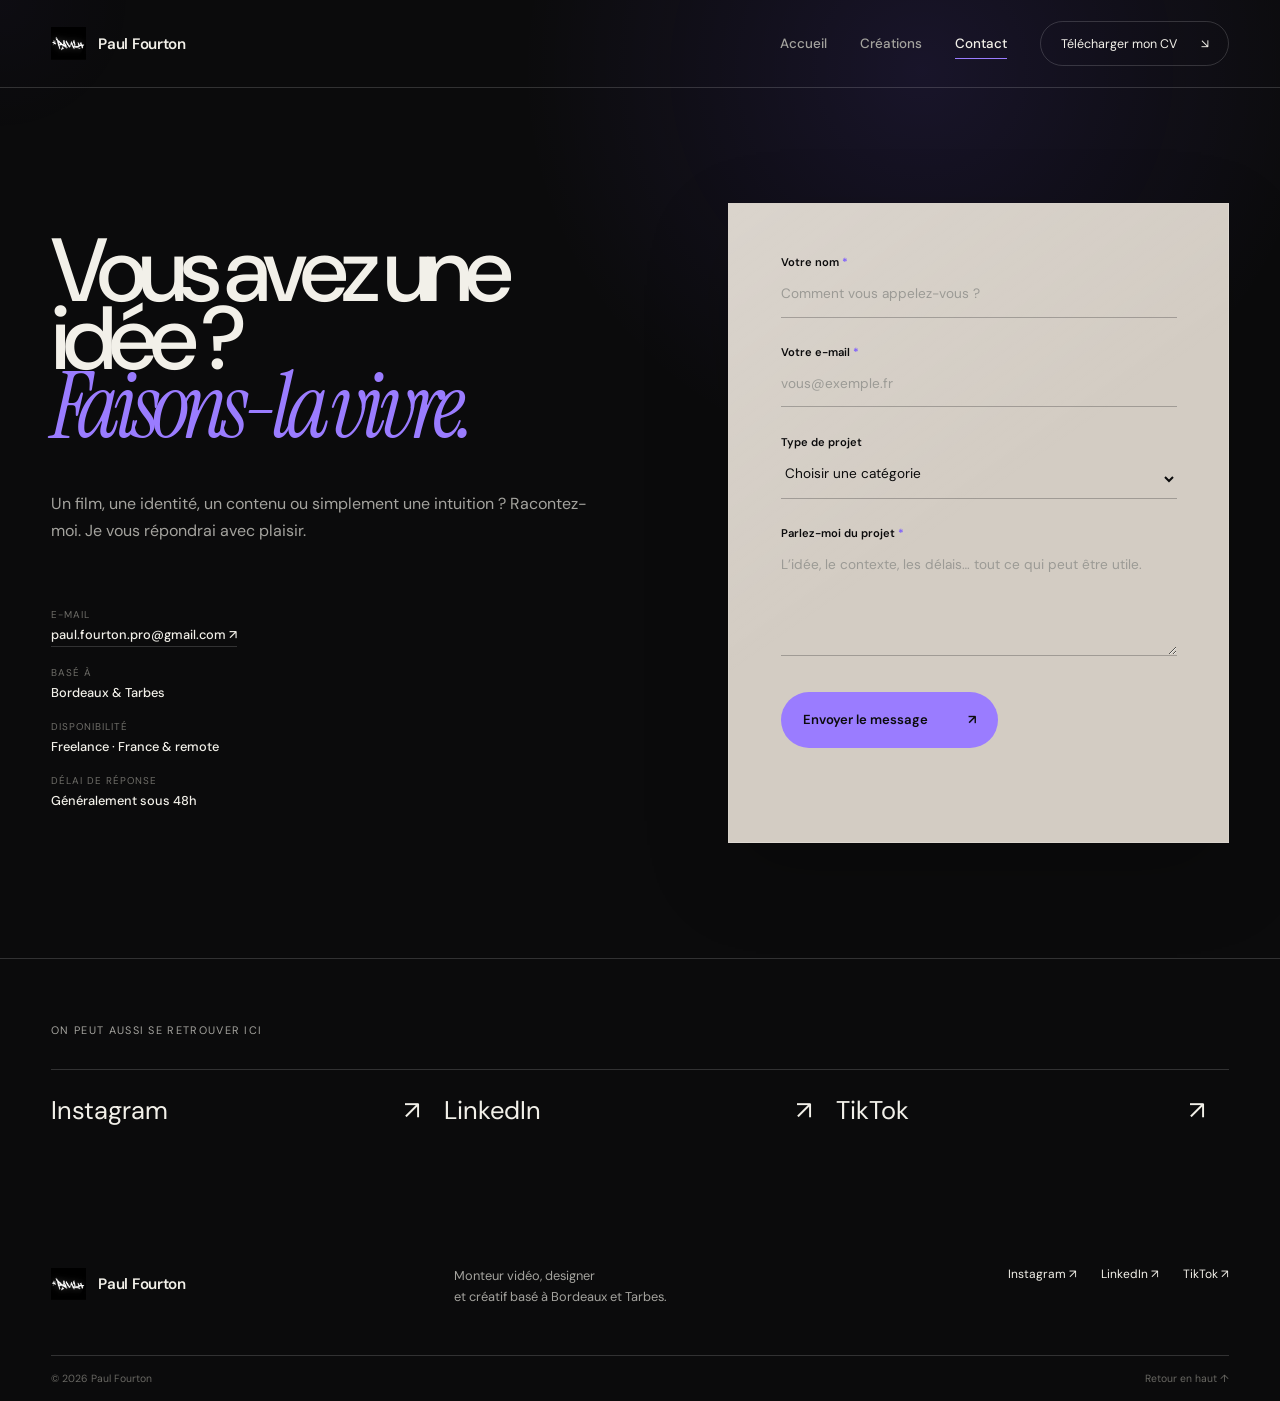
<file: contact.html>
<!DOCTYPE html>
<html lang="fr">
<head>
  <meta charset="UTF-8">
  <meta name="viewport" content="width=device-width, initial-scale=1.0">
  <meta name="description" content="Contactez Paul Fourton pour un projet vidéo, design ou créatif.">
  <title>Contact — Paul Fourton</title>
  <link rel="icon" type="image/png" href="images/logo_paul.png">
  <link rel="stylesheet" href="styles.css">
  <script src="script.js" defer></script>
</head>
<body data-page="contact">
  <div class="cursor-glow" aria-hidden="true"></div>

  <header class="site-header">
    <a class="brand" href="index.html" aria-label="Retour à l'accueil">
      <span class="brand-mark brand-logo">
        <img src="images/logo_paul.png" alt="">
        <span class="brand-logo-fallback">PF</span>
      </span>
      <span>Paul Fourton</span>
    </a>
    <button class="menu-toggle" type="button" aria-label="Ouvrir le menu" aria-expanded="false">
      <span></span><span></span>
    </button>
    <nav class="main-nav" aria-label="Navigation principale">
      <a href="index.html" data-nav="home">Accueil</a>
      <a href="creations.html" data-nav="work">Créations</a>
      <a href="contact.html" data-nav="contact">Contact</a>
      <a class="nav-cta" href="output/pdf/cv-paul-fourton.pdf" download>Télécharger mon CV <span>↘</span></a>
    </nav>
  </header>

  <main>
    <section class="contact-hero section-shell">
      <div class="contact-heading">
        <h1 class="reveal">Vous avez une idée ?<br><em>Faisons-la vivre.</em></h1>
        <p class="reveal">
          Un film, une identité, un contenu ou simplement une intuition ?
          Racontez-moi. Je vous répondrai avec plaisir.
        </p>
        <div class="contact-details reveal">
          <a href="mailto:paul.fourton.pro@gmail.com">
            <span>E-mail</span>
            <strong>paul.fourton.pro@gmail.com ↗</strong>
          </a>
          <div>
            <span>Basé à</span>
            <strong>Bordeaux & Tarbes</strong>
          </div>
          <div>
            <span>Disponibilité</span>
            <strong>Freelance · France & remote</strong>
          </div>
          <div>
            <span>Délai de réponse</span>
            <strong>Généralement sous 48h</strong>
          </div>
        </div>
      </div>

      <div class="contact-form-wrap reveal">
        <form class="contact-form" action="https://formsubmit.co/ajax/paul.fourton.pro@gmail.com" method="POST" novalidate>
          <input type="hidden" name="_subject" value="Nouveau message depuis le portfolio de Paul Fourton">
          <input type="hidden" name="_template" value="table">
          <input type="hidden" name="_captcha" value="false">
          <input class="form-honey" type="text" name="_honey" tabindex="-1" autocomplete="off">

          <div class="form-row">
            <label for="name">Votre nom <span>*</span></label>
            <input id="name" name="name" type="text" placeholder="Comment vous appelez-vous ?" required>
            <small class="field-error">Indiquez votre nom.</small>
          </div>

          <div class="form-row">
            <label for="email">Votre e-mail <span>*</span></label>
            <input id="email" name="email" type="email" placeholder="vous@exemple.fr" required>
            <small class="field-error">Indiquez un e-mail valide.</small>
          </div>

          <div class="form-row">
            <label for="project">Type de projet</label>
            <select id="project" name="project">
              <option value="">Choisir une catégorie</option>
              <option>Montage vidéo</option>
              <option>Motion design</option>
              <option>Identité visuelle</option>
              <option>Direction créative</option>
              <option>Autre / À définir ensemble</option>
            </select>
          </div>

          <div class="form-row">
            <label for="message">Parlez-moi du projet <span>*</span></label>
            <textarea id="message" name="message" rows="5" placeholder="L’idée, le contexte, les délais… tout ce qui peut être utile." required></textarea>
            <small class="field-error">Ajoutez quelques mots sur votre projet.</small>
          </div>

          <button class="button button-primary form-submit magnetic" type="submit">
            Envoyer le message <span>↗</span>
          </button>
          <p class="form-status" role="status"></p>
        </form>
      </div>
    </section>

    <section class="social-strip section-shell reveal">
      <span>On peut aussi se retrouver ici</span>
      <div>
        <a href="https://www.instagram.com/paul._frt/" target="_blank" rel="noopener noreferrer">Instagram <span>↗</span></a>
        <a href="https://www.linkedin.com/in/paul-fourton-a712013b1/?isSelfProfile=true" target="_blank" rel="noopener noreferrer">LinkedIn <span>↗</span></a>
        <a href="https://www.tiktok.com/@paul.frt_?is_from_webapp=1&amp;sender_device=pc" target="_blank" rel="noopener noreferrer">TikTok <span>↗</span></a>
      </div>
    </section>
  </main>

  <footer class="site-footer section-shell">
    <div class="footer-top">
      <a class="brand" href="index.html"><span class="brand-mark brand-logo"><img src="images/logo_paul.png" alt=""><span class="brand-logo-fallback">PF</span></span><span>Paul Fourton</span></a>
      <p>Monteur vidéo, designer<br>et créatif basé à Bordeaux et Tarbes.</p>
      <div class="footer-links">
        <a href="https://www.instagram.com/paul._frt/" target="_blank" rel="noopener noreferrer">Instagram ↗</a><a href="https://www.linkedin.com/in/paul-fourton-a712013b1/?isSelfProfile=true" target="_blank" rel="noopener noreferrer">LinkedIn ↗</a><a href="https://www.tiktok.com/@paul.frt_?is_from_webapp=1&amp;sender_device=pc" target="_blank" rel="noopener noreferrer">TikTok ↗</a>
      </div>
    </div>
    <div class="footer-bottom">
      <span>© <span data-year></span> Paul Fourton</span>
      <a href="#top">Retour en haut ↑</a>
    </div>
  </footer>
</body>
</html>
</file>
<file: styles.css>
@import url("https://fonts.googleapis.com/css2?family=DM+Sans:wght@400;500;600;700&family=Instrument+Serif:ital@0;1&display=swap");

:root {
  --ink: #0b0b0c;
  --ink-soft: #151517;
  --paper: #f2f0e9;
  --white: #ffffff;
  --muted: #a4a39e;
  --line: rgba(255, 255, 255, 0.16);
  --acid: #9a7cff;
  --violet: #7857ff;
  --orange: #9a7cff;
  --serif: "Instrument Serif", Georgia, serif;
  --sans: "DM Sans", Arial, sans-serif;
  --pad: clamp(1.25rem, 4vw, 4.5rem);
  --header-height: 88px;
}

* {
  box-sizing: border-box;
  margin: 0;
  padding: 0;
}

html {
  scroll-behavior: smooth;
  background: var(--ink);
}

body {
  min-width: 320px;
  overflow-x: hidden;
  color: var(--paper);
  background:
    radial-gradient(circle at 72% 5%, rgba(120, 87, 255, 0.12), transparent 25rem),
    var(--ink);
  font-family: var(--sans);
  -webkit-font-smoothing: antialiased;
}

body.menu-open,
body.modal-open {
  overflow: hidden;
}

a {
  color: inherit;
  text-decoration: none;
}

button,
input,
textarea,
select {
  color: inherit;
  font: inherit;
}

button {
  border: 0;
  cursor: pointer;
}

::selection {
  color: var(--ink);
  background: var(--acid);
}

.cursor-glow {
  position: fixed;
  z-index: 0;
  width: 18rem;
  height: 18rem;
  border-radius: 50%;
  pointer-events: none;
  opacity: 0.035;
  background: radial-gradient(circle, rgba(120, 87, 255, 0.85), transparent 66%);
  transform: translate(-50%, -50%);
  transition: opacity 0.3s ease;
}

.section-shell {
  width: 100%;
  padding-inline: var(--pad);
}

.site-header {
  position: relative;
  z-index: 100;
  display: flex;
  min-height: var(--header-height);
  align-items: center;
  justify-content: space-between;
  padding: 0 var(--pad);
  border-bottom: 1px solid var(--line);
}

.brand {
  display: inline-flex;
  align-items: center;
  gap: 0.75rem;
  font-size: 0.95rem;
  font-weight: 600;
  letter-spacing: -0.02em;
}

.brand-mark {
  position: relative;
  display: grid;
  width: 2.2rem;
  height: 2.2rem;
  place-items: center;
  border-radius: 50%;
  color: var(--ink);
  background: var(--acid);
  font-size: 0.72rem;
  font-weight: 700;
  transition: transform 0.35s ease;
}

.brand:hover .brand-mark {
  transform: rotate(14deg);
}

.brand-logo {
  overflow: hidden;
  border-radius: 0;
  background: transparent;
}

.brand-logo img {
  position: absolute;
  inset: 0;
  display: block;
  width: 100%;
  height: 100%;
  object-fit: contain;
}

.brand-logo-fallback {
  display: none;
}

.brand-logo.is-missing {
  border-radius: 50%;
  background: var(--acid);
}

.brand-logo.is-missing img {
  display: none;
}

.brand-logo.is-missing .brand-logo-fallback {
  display: block;
}

.brand:hover .brand-logo {
  transform: none;
}

.main-nav {
  display: flex;
  align-items: center;
  gap: clamp(1.25rem, 2.6vw, 2.8rem);
}

.main-nav > a:not(.nav-cta) {
  position: relative;
  color: var(--muted);
  font-size: 0.84rem;
  font-weight: 500;
}

.main-nav > a:not(.nav-cta)::after {
  position: absolute;
  right: 0;
  bottom: -0.45rem;
  left: 0;
  height: 1px;
  content: "";
  background: var(--acid);
  transform: scaleX(0);
  transform-origin: right;
  transition: transform 0.3s ease;
}

.main-nav > a:hover,
.main-nav > a.is-active {
  color: var(--paper);
}

.main-nav > a:hover::after,
.main-nav > a.is-active::after {
  transform: scaleX(1);
  transform-origin: left;
}

.nav-cta {
  display: inline-flex;
  align-items: center;
  gap: 1.5rem;
  padding: 0.85rem 1.2rem;
  border: 1px solid var(--line);
  border-radius: 100px;
  font-size: 0.78rem;
  transition: color 0.3s ease, background 0.3s ease;
}

.nav-cta:hover {
  color: var(--ink);
  background: var(--paper);
}

.menu-toggle {
  display: none;
  width: 3rem;
  height: 3rem;
  place-content: center;
  gap: 6px;
  border: 1px solid var(--line);
  border-radius: 50%;
  background: transparent;
}

.menu-toggle span {
  display: block;
  width: 1rem;
  height: 1px;
  background: var(--paper);
  transition: transform 0.3s ease;
}

.hero {
  position: relative;
  z-index: 1;
  display: grid;
  min-height: auto;
  grid-template-columns: 1.2fr 0.8fr;
  align-items: center;
  gap: clamp(3rem, 6vw, 8rem);
  padding-block: clamp(2.75rem, 6vw, 5.5rem) clamp(3.5rem, 6vw, 5.5rem);
}

.hero-copy {
  position: relative;
  z-index: 2;
}

.eyebrow {
  display: inline-flex;
  align-items: center;
  gap: 0.6rem;
  margin-bottom: clamp(2rem, 4vw, 4rem);
  color: var(--muted);
  font-size: 0.72rem;
  font-weight: 600;
  letter-spacing: 0.12em;
  text-transform: uppercase;
}

.status-dot {
  position: relative;
  width: 0.55rem;
  height: 0.55rem;
  border-radius: 50%;
  background: var(--acid);
}

.status-dot::after {
  position: absolute;
  inset: -5px;
  border: 1px solid var(--acid);
  border-radius: inherit;
  content: "";
  animation: pulse 2s infinite;
}

.hero-title {
  max-width: 900px;
  font-size: clamp(3.5rem, 7.7vw, 8.5rem);
  font-weight: 600;
  letter-spacing: -0.075em;
  line-height: 0.78;
}

.hero-title span,
.hero-title em {
  display: block;
}

.hero-title span {
  margin-top: 0.28em;
  font-size: 0.58em;
  letter-spacing: -0.055em;
  line-height: 0.9;
}

.hero-title em {
  color: var(--acid);
  font-family: var(--serif);
  font-size: 0.65em;
  font-weight: 400;
  letter-spacing: -0.035em;
  line-height: 0.9;
}

.hero-intro {
  max-width: 590px;
  margin-top: clamp(2rem, 4vw, 3.5rem);
  color: #c9c7c0;
  font-size: clamp(1rem, 1.35vw, 1.22rem);
  line-height: 1.65;
}

.hero-actions {
  display: flex;
  align-items: center;
  gap: 2rem;
  margin-top: 2rem;
}

.button {
  display: inline-flex;
  min-height: 3.5rem;
  align-items: center;
  justify-content: center;
  gap: 2.5rem;
  padding: 0.9rem 1.4rem;
  border-radius: 100px;
  font-size: 0.82rem;
  font-weight: 600;
  transition: transform 0.25s ease, color 0.3s ease, background 0.3s ease;
}

.button-primary {
  color: var(--ink);
  background: var(--acid);
}

.button-primary:hover {
  background: var(--white);
}

.button-outline {
  border: 1px solid rgba(11, 11, 12, 0.28);
  color: var(--ink);
  background: transparent;
}

.button-outline:hover {
  color: var(--paper);
  background: var(--ink);
}

.button-light {
  color: var(--ink);
  background: var(--paper);
}

.button-light:hover {
  background: var(--acid);
}

.text-link {
  display: inline-flex;
  align-items: center;
  gap: 0.75rem;
  border-bottom: 1px solid currentColor;
  padding-bottom: 0.25rem;
  font-size: 0.82rem;
}

.text-link span {
  transition: transform 0.3s ease;
}

.text-link:hover span {
  transform: translate(3px, -3px);
}

.hero-meta {
  display: flex;
  gap: clamp(2rem, 5vw, 5rem);
  margin-top: clamp(3rem, 7vw, 6rem);
}

.hero-meta div {
  display: grid;
  gap: 0.4rem;
}

.hero-meta span {
  color: #686865;
  font-size: 0.65rem;
  letter-spacing: 0.1em;
  text-transform: uppercase;
}

.hero-meta strong {
  font-size: 0.72rem;
  font-weight: 500;
}

.hero-visual {
  position: relative;
  width: min(34vw, 470px);
  justify-self: end;
  isolation: isolate;
}

.hero-visual::before {
  position: absolute;
  inset: 1.1rem -1.1rem -1.1rem 1.1rem;
  z-index: -1;
  border: 1px solid rgba(255, 255, 255, 0.13);
  border-radius: 1.25rem;
  content: "";
  background:
    linear-gradient(145deg, rgba(255, 255, 255, 0.07), rgba(255, 255, 255, 0.01)),
    rgba(255, 255, 255, 0.035);
  transform: rotate(2deg);
}

.placeholder {
  position: relative;
  display: grid;
  place-items: center;
  overflow: hidden;
  color: rgba(11, 11, 12, 0.55);
  background:
    linear-gradient(135deg, transparent 49.8%, rgba(11, 11, 12, 0.12) 50%, transparent 50.2%),
    linear-gradient(45deg, transparent 49.8%, rgba(11, 11, 12, 0.12) 50%, transparent 50.2%),
    var(--white);
}

.placeholder::before {
  position: absolute;
  inset: 0.7rem;
  border: 1px solid rgba(11, 11, 12, 0.12);
  content: "";
  pointer-events: none;
}

.placeholder > * {
  position: relative;
  z-index: 1;
}

.portrait-placeholder {
  aspect-ratio: 3 / 4;
  border-radius: 1.35rem;
}

.portrait-frame {
  position: relative;
  overflow: hidden;
  border: 1px solid rgba(255, 255, 255, 0.14);
  background: var(--ink-soft);
  box-shadow: 0 30px 90px rgba(0, 0, 0, 0.36);
  transform: rotate(-1.2deg) translateZ(0);
}

.portrait-frame::after {
  position: absolute;
  inset: 0;
  content: "";
  pointer-events: none;
  background:
    linear-gradient(180deg, transparent 52%, rgba(0, 0, 0, 0.42)),
    linear-gradient(90deg, rgba(0, 0, 0, 0.18), transparent 42%);
  opacity: 0.85;
}

.portrait-frame img {
  display: block;
  width: 100%;
  height: 100%;
  object-fit: cover;
  transform: scale(1.015);
  filter: saturate(0.96) contrast(1.03);
}

.portrait-placeholder span,
.placeholder-label {
  font-size: 0.68rem;
  font-weight: 600;
  letter-spacing: 0.1em;
  text-transform: uppercase;
}

.visual-tag {
  position: absolute;
  z-index: 3;
  display: inline-flex;
  align-items: center;
  justify-content: center;
  min-width: 7rem;
  padding: 0.75rem 0.9rem;
  border-radius: 0.75rem;
  font-family: var(--sans);
  font-size: 0.62rem;
  font-style: normal;
  font-weight: 700;
  letter-spacing: 0.1em;
  line-height: 1.15;
  text-align: center;
  text-transform: uppercase;
  backdrop-filter: blur(14px);
}

.tag-top {
  top: 1rem;
  left: -1.35rem;
  border: 1px solid rgba(255, 255, 255, 0.16);
  color: var(--paper);
  background: rgba(11, 11, 12, 0.72);
  transform: rotate(-2.5deg);
}

.tag-bottom {
  right: -1rem;
  bottom: 1.15rem;
  color: var(--ink);
  background: var(--acid);
  transform: rotate(2.5deg);
}

.ticker {
  position: relative;
  z-index: 3;
  overflow: hidden;
  border-block: 1px solid rgba(11, 11, 12, 0.18);
  color: var(--ink);
  background: var(--acid);
  transform: rotate(-1.1deg) scale(1.02);
}

.ticker-track {
  display: flex;
  width: max-content;
  align-items: center;
  gap: 2rem;
  padding: 1rem 0;
  animation: ticker 25s linear infinite;
}

.ticker span {
  font-size: clamp(1.1rem, 2vw, 1.8rem);
  font-weight: 600;
  letter-spacing: -0.04em;
  text-transform: uppercase;
}

.ticker i {
  font-size: 1.1rem;
  font-style: normal;
}

.presentation {
  padding-block: clamp(3rem, 6vw, 5rem) clamp(5rem, 8vw, 7rem);
}

.presentation-frame {
  position: relative;
  overflow: hidden;
  width: 100%;
  aspect-ratio: 16 / 9;
  background: #050506;
  box-shadow: 0 35px 90px rgba(0, 0, 0, 0.36);
}

.presentation-frame video,
.presentation-frame iframe,
.youtube-embed {
  display: block;
  width: 100%;
  height: 100%;
  border: 0;
  object-fit: contain;
  background: #050506;
}

.youtube-link {
  position: relative;
  display: grid;
  width: 100%;
  height: 100%;
  overflow: hidden;
  place-items: center;
  color: var(--paper);
  background: #050506;
}

.youtube-link img {
  position: absolute;
  inset: 0;
  width: 100%;
  height: 100%;
  object-fit: cover;
}

.youtube-link::after {
  position: absolute;
  inset: 0;
  z-index: 1;
  content: "";
  pointer-events: none;
  background:
    linear-gradient(180deg, rgba(0, 0, 0, 0.1), transparent 42%, rgba(0, 0, 0, 0.55)),
    linear-gradient(90deg, rgba(0, 0, 0, 0.34), transparent 46%);
}

.youtube-link .placeholder-label {
  position: absolute;
  z-index: 2;
  right: 1.4rem;
  bottom: 1.4rem;
}

.featured,
.services {
  padding-block: clamp(7rem, 12vw, 11rem);
}

.section-heading {
  display: flex;
  align-items: flex-end;
  justify-content: space-between;
  gap: 2rem;
  margin-bottom: clamp(3rem, 6vw, 5.5rem);
}

.section-index {
  display: block;
  margin-bottom: 1.3rem;
  color: #74736e;
  font-size: 0.68rem;
  font-weight: 600;
  letter-spacing: 0.13em;
  text-transform: uppercase;
}

.section-heading h2,
.cta-section h2 {
  font-size: clamp(3rem, 6vw, 6.5rem);
  font-weight: 500;
  letter-spacing: -0.065em;
  line-height: 0.84;
}

.section-heading h2 em,
.cta-section h2 em {
  color: var(--acid);
  font-family: var(--serif);
  font-weight: 400;
}

.section-heading > p {
  max-width: 300px;
  color: var(--muted);
  font-size: 0.9rem;
  line-height: 1.6;
}

.carousel-stage {
  position: relative;
}

.carousel-button {
  position: absolute;
  z-index: 10;
  top: 42%;
  display: grid;
  width: 4.4rem;
  height: 4.4rem;
  place-items: center;
  border: 1px solid rgba(11, 11, 12, 0.16);
  border-radius: 50%;
  color: var(--ink);
  background: var(--acid);
  box-shadow: 0 12px 35px rgba(0, 0, 0, 0.28);
  font-size: 1.35rem;
  transform: translateY(-50%);
  transition: color 0.3s ease, background 0.3s ease, transform 0.3s ease;
}

.carousel-prev {
  left: clamp(0.5rem, 1.5vw, 1.5rem);
}

.carousel-next {
  right: clamp(0.5rem, 1.5vw, 1.5rem);
}

.carousel-button:hover {
  background: var(--paper);
  transform: translateY(-50%) scale(1.08);
}

.carousel-button:disabled {
  cursor: default;
}

.project-carousel {
  overflow: hidden;
  cursor: default;
  user-select: none;
}

.carousel-track {
  display: flex;
  gap: clamp(1rem, 2vw, 2rem);
  transition: transform 0.65s cubic-bezier(0.22, 1, 0.36, 1);
}

.project-slide {
  width: clamp(270px, 29vw, 430px);
  flex: 0 0 auto;
}

.project-slide-wide {
  width: clamp(360px, 48vw, 720px);
}

.project-media {
  position: relative;
  display: grid;
  width: 100%;
  aspect-ratio: 4 / 5;
  overflow: hidden;
  place-items: center;
  color: var(--ink);
  background: var(--ink-soft);
  transition: border-radius 0.45s ease;
}

.project-slide-wide .project-media {
  aspect-ratio: 16 / 10;
}

.project-media:hover {
  border-radius: 1.5rem;
}

.project-media.has-video,
.work-visual.has-video,
.project-media.has-image,
.work-visual.has-image {
  color: var(--paper);
}

.project-media.has-video::after,
.work-visual.has-video::after,
.project-media.has-image::after,
.work-visual.has-image::after {
  position: absolute;
  inset: 0;
  z-index: 1;
  content: "";
  pointer-events: none;
  background:
    linear-gradient(180deg, rgba(0, 0, 0, 0.12), transparent 42%, rgba(0, 0, 0, 0.55)),
    linear-gradient(90deg, rgba(0, 0, 0, 0.35), transparent 45%);
}

.media-video {
  position: absolute;
  inset: 0;
  width: 100%;
  height: 100%;
  object-fit: cover;
  background: #050506;
}

.media-image {
  position: absolute;
  inset: 0;
  width: 100%;
  height: 100%;
  object-fit: cover;
  background: #050506;
}

.project-number,
.card-index {
  position: absolute;
  z-index: 2;
  top: 1.4rem;
  left: 1.4rem;
  font-size: 0.68rem;
  font-weight: 700;
}

.play-button {
  position: relative;
  z-index: 2;
  display: grid;
  width: 4.6rem;
  height: 4.6rem;
  place-items: center;
  border-radius: 50%;
  color: var(--paper);
  background: var(--ink);
  font-size: 0.85rem;
  text-indent: 0.18em;
  transition: transform 0.35s ease, color 0.35s ease, background 0.35s ease;
}

.project-media:hover .play-button,
.work-visual:hover .play-button {
  color: var(--ink);
  background: var(--acid);
  transform: scale(1.1);
}

.project-media .placeholder-label,
.work-visual .placeholder-label {
  position: absolute;
  z-index: 2;
  right: 1.4rem;
  bottom: 1.4rem;
}

.project-info {
  display: flex;
  justify-content: space-between;
  gap: 1rem;
  padding-top: 1.3rem;
}

.project-info span,
.project-info p {
  color: var(--muted);
  font-size: 0.7rem;
}

.project-info h3 {
  margin-top: 0.35rem;
  font-size: clamp(1.4rem, 2vw, 2rem);
  font-weight: 500;
  letter-spacing: -0.04em;
}

.project-info p {
  padding-top: 0.25rem;
  text-align: right;
}

.featured-footer {
  display: flex;
  justify-content: space-between;
  margin-top: 2.5rem;
  color: var(--muted);
  font-size: 0.72rem;
}

.featured-footer .text-link {
  color: var(--paper);
}

.about {
  padding-block: clamp(6rem, 10vw, 10rem);
  color: var(--ink);
  background: var(--paper);
}

.about-intro {
  display: grid;
  grid-template-columns: 1fr;
  gap: 1.5rem;
  padding-bottom: clamp(2.2rem, 4vw, 3.8rem);
}

.statement {
  max-width: 1260px;
  font-size: clamp(2rem, 4vw, 4.6rem);
  font-weight: 500;
  letter-spacing: -0.06em;
  line-height: 1;
}

.statement em {
  color: var(--violet);
  font-family: var(--serif);
  font-weight: 400;
}

.about-grid {
  display: grid;
  grid-template-columns: 1fr 1fr;
  align-items: center;
  gap: clamp(3rem, 8vw, 9rem);
}

.about-image {
  aspect-ratio: 5 / 4;
  background-color: var(--white);
  font-size: 0.7rem;
  font-weight: 700;
  letter-spacing: 0.1em;
  text-transform: uppercase;
}

.before-after {
  --position: 50%;
  position: relative;
  overflow: hidden;
  background: var(--ink);
  box-shadow: 0 24px 70px rgba(11, 11, 12, 0.18);
  touch-action: none;
  user-select: none;
}

.before-after-media {
  position: relative;
  width: 100%;
  height: 100%;
}

.before-after-image {
  display: block;
  width: 100%;
  height: 100%;
  object-fit: cover;
  pointer-events: none;
  user-select: none;
}

.before-after-overlay {
  position: absolute;
  inset: 0;
  width: 100%;
  overflow: hidden;
  clip-path: inset(0 calc(100% - var(--position)) 0 0);
  will-change: clip-path;
}

.before-after-label {
  position: absolute;
  z-index: 3;
  top: 1rem;
  padding: 0.45rem 0.7rem;
  border: 1px solid rgba(255, 255, 255, 0.2);
  border-radius: 100px;
  color: var(--paper);
  background: rgba(11, 11, 12, 0.58);
  backdrop-filter: blur(12px);
  font-size: 0.62rem;
  font-weight: 700;
  letter-spacing: 0.1em;
  text-transform: uppercase;
}

.before-label {
  left: 1rem;
}

.after-label {
  right: 1rem;
}

.before-after-handle {
  position: absolute;
  z-index: 4;
  top: 0;
  bottom: 0;
  left: var(--position);
  width: 3.2rem;
  border: 0;
  outline: 0;
  background: transparent;
  transform: translateX(-50%);
  cursor: ew-resize;
}

.before-after-handle::before {
  position: absolute;
  top: 0;
  bottom: 0;
  left: 50%;
  width: 2px;
  content: "";
  background: rgba(255, 255, 255, 0.9);
  box-shadow: 0 0 18px rgba(0, 0, 0, 0.45);
  transform: translateX(-50%);
}

.before-after-handle span {
  position: absolute;
  top: 50%;
  left: 50%;
  display: grid;
  width: 3.2rem;
  height: 3.2rem;
  place-items: center;
  border: 2px solid rgba(255, 255, 255, 0.9);
  border-radius: 50%;
  background: rgba(11, 11, 12, 0.72);
  box-shadow: 0 12px 34px rgba(0, 0, 0, 0.34);
  transform: translate(-50%, -50%);
}

.before-after-handle span::before,
.before-after-handle span::after {
  position: absolute;
  top: 50%;
  left: 50%;
  width: 0.48rem;
  height: 0.48rem;
  border-top: 2px solid var(--paper);
  border-left: 2px solid var(--paper);
  content: "";
}

.before-after-handle span::before {
  transform: translate(-85%, -50%) rotate(-45deg);
}

.before-after-handle span::after {
  transform: translate(-15%, -50%) rotate(135deg);
}

.before-after-handle:focus-visible span {
  outline: 3px solid var(--acid);
  outline-offset: 4px;
}

.about-copy {
  display: grid;
  justify-items: start;
  gap: 1.5rem;
  font-size: clamp(1rem, 1.4vw, 1.25rem);
  line-height: 1.65;
}

.about-copy p:last-of-type {
  color: #696863;
}

.about-copy .button {
  margin-top: 1rem;
}

.stats {
  display: grid;
  grid-template-columns: repeat(3, 1fr);
  margin-top: clamp(5rem, 9vw, 9rem);
  border-top: 1px solid rgba(11, 11, 12, 0.2);
}

.stat {
  padding: 2rem 1rem 0 0;
}

.stat + .stat {
  border-left: 1px solid rgba(11, 11, 12, 0.2);
  padding-left: 2rem;
}

.stat strong,
.stat > span {
  font-size: clamp(3.5rem, 7vw, 7rem);
  font-weight: 500;
  letter-spacing: -0.08em;
}

.stat > span {
  color: var(--violet);
  font-family: var(--serif);
}

.stat p {
  color: #74736e;
  font-size: 0.78rem;
}

.service-list {
  border-top: 1px solid var(--line);
}

.service-item {
  display: grid;
  grid-template-columns: 0.5fr 1.8fr 2fr auto;
  align-items: center;
  gap: 2rem;
  padding: clamp(1.7rem, 3vw, 2.7rem) 0;
  border-bottom: 1px solid var(--line);
  transition: padding 0.35s ease, color 0.35s ease, background 0.35s ease;
}

.service-item > span {
  color: #666560;
  font-size: 0.68rem;
}

.service-item h3 {
  font-size: clamp(1.4rem, 2.5vw, 2.5rem);
  font-weight: 500;
  letter-spacing: -0.04em;
}

.service-item p {
  max-width: 500px;
  color: var(--muted);
  font-size: 0.82rem;
  line-height: 1.6;
}

.service-item i {
  font-size: 1.5rem;
  font-style: normal;
  transition: transform 0.3s ease;
}

.service-item:hover {
  padding-inline: 1.4rem;
  color: var(--ink);
  background: var(--acid);
}

.service-item:hover p,
.service-item:hover > span {
  color: rgba(11, 11, 12, 0.65);
}

.service-item:hover i {
  transform: rotate(45deg);
}

.cta-section {
  position: relative;
  z-index: 1;
  display: grid;
  min-height: 620px;
  place-items: center;
  overflow: hidden;
  padding-block: clamp(6rem, 10vw, 10rem);
  text-align: center;
  background: var(--violet);
}

.cta-section > span {
  color: rgba(255, 255, 255, 0.7);
  font-size: 0.7rem;
  letter-spacing: 0.12em;
  text-transform: uppercase;
}

.cta-section h2 {
  position: relative;
  z-index: 2;
}

.cta-section h2 em {
  color: var(--acid);
}

.cta-section .button {
  position: relative;
  z-index: 2;
}

.cta-orb {
  position: absolute;
  z-index: -1;
  width: min(72vw, 900px);
  aspect-ratio: 1;
  border: 1px solid rgba(255, 255, 255, 0.2);
  border-radius: 50%;
}

.cta-orb::before,
.cta-orb::after {
  position: absolute;
  border: 1px solid rgba(255, 255, 255, 0.13);
  border-radius: 50%;
  content: "";
}

.cta-orb::before {
  inset: 12%;
}

.cta-orb::after {
  inset: 24%;
}

.site-footer {
  padding-top: clamp(2.5rem, 4vw, 3.75rem);
  padding-bottom: 1rem;
  background: var(--ink);
}

.footer-top {
  display: grid;
  grid-template-columns: 1fr 1fr 1fr;
  gap: 2rem;
  align-items: start;
  padding-bottom: clamp(2rem, 4vw, 3rem);
}

.footer-top > p {
  color: var(--muted);
  font-size: 0.8rem;
  line-height: 1.6;
}

.footer-links {
  display: flex;
  justify-content: flex-end;
  gap: 1.5rem;
}

.footer-links a {
  font-size: 0.75rem;
  transition: color 0.3s ease;
}

.footer-links a:hover {
  color: var(--acid);
}

.footer-bottom {
  display: flex;
  justify-content: space-between;
  gap: 1.5rem;
  padding-top: 1rem;
  border-top: 1px solid var(--line);
  color: #696863;
  font-size: 0.65rem;
}

.footer-bottom a:hover {
  color: var(--paper);
}

/* Créations */
.page-hero {
  display: flex;
  min-height: auto;
  flex-direction: column;
  justify-content: flex-start;
  padding-block: clamp(1.25rem, 3vw, 2.4rem) 2.25rem;
}

.page-hero-main {
  display: grid;
  grid-template-columns: minmax(0, 1fr) minmax(260px, 31vw);
  gap: clamp(2rem, 5vw, 5rem);
  align-items: end;
}

.page-hero h1,
.contact-heading h1 {
  font-size: clamp(4.2rem, 10vw, 10.5rem);
  font-weight: 500;
  letter-spacing: -0.08em;
  line-height: 0.76;
}

.page-hero-video {
  position: relative;
  aspect-ratio: 4 / 5;
  overflow: hidden;
  border-radius: 1.2rem;
  background: rgba(255, 255, 255, 0.035);
  isolation: isolate;
  pointer-events: none;
  -webkit-mask-image: linear-gradient(to bottom, transparent 0%, rgba(0, 0, 0, 0.65) 12%, #000 26%, #000 74%, rgba(0, 0, 0, 0.65) 88%, transparent 100%);
  mask-image: linear-gradient(to bottom, transparent 0%, rgba(0, 0, 0, 0.65) 12%, #000 26%, #000 74%, rgba(0, 0, 0, 0.65) 88%, transparent 100%);
}

.page-hero-video::after {
  position: absolute;
  inset: 0;
  z-index: 2;
  border-radius: inherit;
  content: "";
  pointer-events: none;
  background:
    linear-gradient(180deg, var(--ink) 0%, transparent 24%, transparent 76%, var(--ink) 100%),
    radial-gradient(ellipse at center, transparent 48%, rgba(11, 11, 12, 0.72) 100%);
  box-shadow: inset 0 0 90px rgba(0, 0, 0, 0.85);
}

.page-hero-video video,
.page-hero-video img {
  display: block;
  width: 100%;
  height: 100%;
  object-fit: cover;
}

.page-hero h1 em,
.contact-heading h1 em {
  color: var(--acid);
  font-family: var(--serif);
  font-weight: 400;
}

.page-hero-bottom {
  display: flex;
  justify-content: space-between;
  gap: 2rem;
  align-items: flex-end;
  margin-top: clamp(2rem, 4vw, 3rem);
}

.page-hero-bottom p {
  max-width: 520px;
  color: var(--muted);
  font-size: 1rem;
  line-height: 1.65;
}

.scroll-hint {
  color: #74736e;
  font-size: 0.68rem;
  letter-spacing: 0.08em;
  text-transform: uppercase;
}

.work-section {
  padding-block: 2rem clamp(5rem, 8vw, 7rem);
}

.filter-bar {
  display: flex;
  gap: 0.6rem;
  margin-bottom: 2.75rem;
  padding-bottom: 1.5rem;
  border-bottom: 1px solid var(--line);
}

.filter-button {
  display: inline-flex;
  gap: 1rem;
  padding: 0.75rem 1.15rem;
  border: 1px solid var(--line);
  border-radius: 100px;
  color: var(--muted);
  background: transparent;
  font-size: 0.74rem;
  transition: color 0.3s ease, background 0.3s ease;
}

.filter-button span {
  font-size: 0.55rem;
}

.filter-button:hover,
.filter-button.is-active {
  color: var(--ink);
  background: var(--acid);
}

.work-grid {
  display: grid;
  grid-template-columns: repeat(3, 1fr);
  gap: clamp(2rem, 3.5vw, 3rem) clamp(1rem, 2vw, 1.8rem);
  align-items: stretch;
}

.work-card.is-hidden {
  display: none;
}

.work-card:nth-child(4n + 2) {
  margin-top: 0;
}

.work-card,
.work-card-large,
.work-card:not(.work-card-large) {
  width: 100%;
  margin-top: 0;
  justify-self: stretch;
}

.work-visual {
  position: relative;
  display: grid;
  width: 100%;
  aspect-ratio: 16 / 9;
  overflow: hidden;
  place-items: center;
  color: var(--ink);
  background: var(--ink-soft);
  transition: border-radius 0.4s ease, transform 0.5s ease;
}

.work-card:nth-child(even) {
  justify-self: stretch;
}

.work-visual.portrait {
  aspect-ratio: 16 / 10;
  border: 1px solid rgba(255, 255, 255, 0.08);
  background: rgba(255, 255, 255, 0.025);
}

.work-visual.portrait::before {
  inset: 0 auto 0 50%;
  width: 50%;
  border: 0;
  background:
    linear-gradient(135deg, transparent 49.8%, rgba(11, 11, 12, 0.12) 50%, transparent 50.2%),
    linear-gradient(45deg, transparent 49.8%, rgba(11, 11, 12, 0.12) 50%, transparent 50.2%),
    var(--white);
  box-shadow: 0 20px 50px rgba(0, 0, 0, 0.22);
  transform: translateX(-50%);
}

.work-visual.portrait .card-index {
  left: calc(25% + 1.4rem);
}

.work-visual.portrait .placeholder-label {
  right: calc(25% + 1.4rem);
}

.work-visual.square {
  aspect-ratio: 16 / 10;
}

.work-visual.poster {
  aspect-ratio: 4 / 5;
}

.work-visual:hover {
  border-radius: 1.5rem;
  transform: scale(0.985);
}

.work-card-info {
  display: flex;
  justify-content: space-between;
  gap: 1rem;
  padding-top: 0.9rem;
}

.work-card-info h2 {
  font-size: clamp(1.05rem, 1.5vw, 1.45rem);
  font-weight: 500;
  letter-spacing: -0.04em;
}

.work-card-info span,
.work-card-info p {
  color: var(--muted);
  font-size: 0.65rem;
}

.work-card-info p {
  padding-top: 0.35rem;
  text-align: right;
}

.project-modal {
  position: fixed;
  z-index: 500;
  inset: 0;
  display: grid;
  visibility: hidden;
  place-items: center;
  padding: 2rem;
  opacity: 0;
  transition: opacity 0.35s ease, visibility 0.35s ease;
}

.project-modal.is-open {
  visibility: visible;
  opacity: 1;
}

.modal-backdrop {
  position: absolute;
  inset: 0;
  background: rgba(0, 0, 0, 0.88);
  backdrop-filter: blur(15px);
}

.modal-content {
  position: relative;
  z-index: 2;
  display: grid;
  width: min(1360px, 96vw);
  max-height: 92vh;
  overflow: auto;
  grid-template-columns: minmax(0, 1.85fr) minmax(280px, 0.65fr);
  color: var(--ink);
  background: var(--paper);
}

.modal-video {
  position: relative;
  display: grid;
  min-height: min(72vh, 760px);
  background: #050506;
}

@media (min-width: 821px) {
  .project-modal.is-compact .modal-content {
    width: min(1100px, 95vw);
    grid-template-columns: 1.5fr 0.7fr;
  }

  .project-modal.is-compact .modal-video {
    min-height: 520px;
  }

  .project-modal.is-poster .modal-content {
    width: min(1040px, 95vw);
    grid-template-columns: minmax(0, 1.1fr) minmax(260px, 0.58fr);
  }

  .project-modal.is-poster .modal-video {
    min-height: min(78vh, 860px);
  }
}

.modal-player,
.modal-embed,
.modal-image {
  display: block;
  width: 100%;
  height: 100%;
  min-height: inherit;
  border: 0;
  object-fit: contain;
  background: #050506;
}

.modal-player[hidden],
.modal-embed[hidden],
.modal-image[hidden] {
  display: none;
}

.modal-copy {
  display: flex;
  flex-direction: column;
  justify-content: flex-end;
  padding: 3rem;
}

.modal-copy > span {
  color: #74736e;
  font-size: 0.65rem;
  letter-spacing: 0.12em;
  text-transform: uppercase;
}

.modal-copy h2 {
  margin: 1rem 0 2rem;
  font-family: var(--serif);
  font-size: clamp(2.5rem, 5vw, 5rem);
  font-weight: 400;
  line-height: 0.9;
}

.modal-copy p {
  color: #62615d;
  font-size: 0.85rem;
  line-height: 1.7;
}

.modal-close {
  position: absolute;
  z-index: 5;
  top: 1.2rem;
  right: 1.2rem;
  display: grid;
  width: 2.8rem;
  height: 2.8rem;
  place-items: center;
  border-radius: 50%;
  color: var(--paper);
  background: var(--ink);
  font-size: 1.4rem;
}

/* Contact */
.contact-hero {
  display: grid;
  min-height: calc(100vh - var(--header-height));
  grid-template-columns: 1.08fr 0.92fr;
  gap: clamp(3rem, 7vw, 8rem);
  padding-block: clamp(5rem, 9vw, 9rem);
}

.contact-heading {
  display: flex;
  flex-direction: column;
  justify-content: center;
}

.contact-heading h1 {
  font-size: clamp(3.8rem, 7vw, 7.7rem);
}

.contact-heading > p {
  max-width: 540px;
  margin-top: 3rem;
  color: var(--muted);
  font-size: 1rem;
  line-height: 1.7;
}

.contact-details {
  display: grid;
  gap: 1.2rem;
  margin-top: 4rem;
}

.contact-details > * {
  display: grid;
  gap: 0.3rem;
}

.contact-details span {
  color: #6f6e69;
  font-size: 0.62rem;
  letter-spacing: 0.1em;
  text-transform: uppercase;
}

.contact-details strong {
  font-size: 0.8rem;
  font-weight: 500;
}

.contact-details a strong {
  border-bottom: 1px solid var(--line);
  justify-self: start;
  padding-bottom: 0.2rem;
}

.contact-form-wrap {
  align-self: center;
  padding: clamp(2rem, 4vw, 4rem);
  color: var(--ink);
  border: 1px solid rgba(255, 255, 255, 0.12);
  background:
    linear-gradient(145deg, rgba(255, 255, 255, 0.16), transparent 48%),
    #d3ccc3;
  box-shadow: 0 30px 80px rgba(0, 0, 0, 0.18);
}

.contact-form {
  display: grid;
  gap: 1.7rem;
}

.form-honey {
  position: absolute;
  left: -9999px;
  width: 1px;
  height: 1px;
  opacity: 0;
  pointer-events: none;
}

.form-row {
  position: relative;
  display: grid;
  gap: 0.65rem;
}

.form-row label {
  font-size: 0.7rem;
  font-weight: 600;
}

.form-row label span {
  color: var(--violet);
}

.form-row input,
.form-row textarea,
.form-row select {
  width: 100%;
  border: 0;
  border-bottom: 1px solid rgba(11, 11, 12, 0.25);
  border-radius: 0;
  outline: 0;
  padding: 0.35rem 0 0.9rem;
  color: var(--ink);
  background: transparent;
  font-size: 0.85rem;
  resize: vertical;
  transition: border-color 0.3s ease;
}

.form-row input:focus,
.form-row textarea:focus,
.form-row select:focus {
  border-color: var(--violet);
}

.form-row input::placeholder,
.form-row textarea::placeholder {
  color: #9b9a95;
}

.field-error {
  display: none;
  color: #cc3f20;
  font-size: 0.62rem;
}

.form-row.has-error .field-error {
  display: block;
}

.form-row.has-error input,
.form-row.has-error textarea {
  border-color: #cc3f20;
}

.consent {
  display: flex;
  align-items: flex-start;
  gap: 0.7rem;
  color: #666560;
  font-size: 0.68rem;
  line-height: 1.5;
}

.consent input {
  margin-top: 0.2rem;
  accent-color: var(--violet);
}

.form-submit {
  justify-self: start;
  border: 0;
  margin-top: 0.5rem;
}

.form-status {
  min-height: 1rem;
  color: #387800;
  font-size: 0.72rem;
}

.social-strip {
  padding-block: 4rem;
  border-top: 1px solid var(--line);
}

.social-strip > span {
  display: block;
  margin-bottom: 2rem;
  color: var(--muted);
  font-size: 0.68rem;
  letter-spacing: 0.12em;
  text-transform: uppercase;
}

.social-strip > div {
  display: grid;
  grid-template-columns: repeat(3, 1fr);
}

.social-strip a {
  display: flex;
  justify-content: space-between;
  padding: 1.5rem 1.5rem 1.5rem 0;
  border-top: 1px solid var(--line);
  font-size: clamp(1.2rem, 2vw, 2rem);
  transition: color 0.3s ease, padding 0.3s ease;
}

.social-strip a:hover {
  padding-left: 1rem;
  color: var(--acid);
}

/* Animations */
.reveal {
  opacity: 0;
  transform: translateY(35px);
  transition: opacity 0.85s ease, transform 0.85s cubic-bezier(0.22, 1, 0.36, 1);
}

.reveal.is-visible {
  opacity: 1;
  transform: translateY(0);
}

@keyframes pulse {
  0%, 100% { opacity: 0; transform: scale(0.7); }
  50% { opacity: 0.6; transform: scale(1); }
}

@keyframes spin {
  to { transform: rotate(360deg); }
}

@keyframes ticker {
  to { transform: translateX(-50%); }
}

@media (max-width: 1050px) {
  .hero {
    grid-template-columns: 1.1fr 0.9fr;
    gap: 3rem;
  }

  .hero-title {
    font-size: clamp(3.8rem, 8vw, 6.5rem);
  }

  .main-nav {
    gap: 1.3rem;
  }

  .nav-cta {
    gap: 0.7rem;
  }

  .contact-hero {
    gap: 3rem;
  }

  .page-hero-main {
    grid-template-columns: minmax(0, 1fr) minmax(220px, 28vw);
  }

  .work-grid {
    grid-template-columns: repeat(2, 1fr);
  }
}

@media (max-width: 820px) {
  :root {
    --header-height: 74px;
  }

  .menu-toggle {
    z-index: 2;
    display: grid;
  }

  .menu-open .menu-toggle span:first-child {
    transform: translateY(3.5px) rotate(45deg);
  }

  .menu-open .menu-toggle span:last-child {
    transform: translateY(-3.5px) rotate(-45deg);
  }

  .main-nav {
    position: fixed;
    inset: 0;
    display: flex;
    visibility: hidden;
    flex-direction: column;
    align-items: flex-start;
    justify-content: center;
    gap: 1.6rem;
    padding: var(--pad);
    opacity: 0;
    background: var(--ink);
    transition: opacity 0.35s ease, visibility 0.35s ease;
  }

  .menu-open .main-nav {
    visibility: visible;
    opacity: 1;
  }

  .main-nav > a:not(.nav-cta) {
    color: var(--paper);
    font-size: clamp(2.5rem, 10vw, 4rem);
    font-weight: 500;
    letter-spacing: -0.06em;
  }

  .nav-cta {
    margin-top: 1.5rem;
  }

  .hero {
    min-height: auto;
    grid-template-columns: 1fr;
    padding-top: 3rem;
  }

  .hero-visual {
    width: min(75vw, 500px);
    margin-top: 2rem;
    justify-self: center;
  }

  .hero-title {
    font-size: clamp(4rem, 14vw, 7rem);
  }

  .about-intro {
    grid-template-columns: 1fr;
    gap: 1rem;
  }

  .about-grid {
    gap: 3rem;
  }

  .service-item {
    grid-template-columns: 0.3fr 1.5fr 2fr auto;
  }

  .contact-hero {
    grid-template-columns: 1fr;
  }

  .contact-heading h1 {
    font-size: clamp(4rem, 12vw, 7rem);
  }

  .footer-top {
    grid-template-columns: 1fr 1fr;
  }

  .footer-links {
    grid-column: 1 / -1;
    justify-content: flex-start;
  }

  .modal-content {
    grid-template-columns: 1fr;
    width: min(1100px, 95vw);
  }

  .modal-video {
    min-height: 360px;
  }
}

@media (max-width: 600px) {
  .cursor-glow {
    display: none;
  }

  .hero {
    padding-block: 2.25rem 3.5rem;
  }

  .hero-title {
    font-size: clamp(3.35rem, 16vw, 5.3rem);
    line-height: 0.82;
  }

  .hero-title span {
    font-size: 0.56em;
  }

  .hero-intro {
    font-size: 0.94rem;
  }

  .hero-actions {
    align-items: flex-start;
    flex-direction: column;
    gap: 1.4rem;
  }

  .hero-meta {
    flex-direction: column;
    gap: 1.4rem;
  }

  .hero-visual {
    width: 78vw;
  }

  .presentation {
    padding-block: 2.75rem 4rem;
  }

  .presentation-frame {
    aspect-ratio: 16 / 10;
  }

  .tag-top {
    left: -0.65rem;
    min-width: 5.8rem;
    padding: 0.58rem 0.68rem;
    font-size: 0.55rem;
  }

  .tag-bottom {
    right: -0.55rem;
    min-width: 5.8rem;
    padding: 0.58rem 0.68rem;
    font-size: 0.55rem;
  }

  .section-heading {
    align-items: flex-start;
    flex-direction: column;
  }

  .carousel-button {
    top: 38%;
    width: 3.5rem;
    height: 3.5rem;
  }

  .project-slide-wide {
    width: 82vw;
  }

  .project-slide {
    width: 68vw;
  }

  .featured-footer > span {
    display: none;
  }

  .about-grid {
    grid-template-columns: 1fr;
  }

  .before-after-label {
    top: 0.75rem;
    padding: 0.38rem 0.58rem;
    font-size: 0.56rem;
  }

  .before-label {
    left: 0.75rem;
  }

  .after-label {
    right: 0.75rem;
  }

  .before-after-handle {
    width: 2.8rem;
  }

  .before-after-handle span {
    width: 2.7rem;
    height: 2.7rem;
  }

  .stats {
    grid-template-columns: 1fr;
  }

  .stat + .stat {
    border-left: 0;
    padding-left: 0;
  }

  .stat {
    border-bottom: 1px solid rgba(11, 11, 12, 0.2);
    padding-block: 1.5rem;
  }

  .service-item {
    grid-template-columns: auto 1fr auto;
    gap: 1rem;
  }

  .service-item p {
    grid-column: 2 / -1;
  }

  .cta-section {
    min-height: 520px;
  }

  .footer-top,
  .footer-bottom {
    grid-template-columns: 1fr;
  }

  .footer-top {
    display: grid;
  }

  .footer-bottom {
    display: grid;
  }

  .page-hero {
    min-height: auto;
    padding-block: 3.5rem 2rem;
  }

  .page-hero-main {
    grid-template-columns: 1fr;
    gap: 2rem;
  }

  .page-hero-video {
    width: min(72vw, 280px);
    justify-self: start;
  }

  .page-hero h1 {
    font-size: clamp(3.8rem, 18vw, 6rem);
  }

  .page-hero-bottom {
    align-items: flex-start;
    flex-direction: column;
  }

  .filter-bar {
    overflow-x: auto;
    scrollbar-width: none;
  }

  .filter-button {
    flex: 0 0 auto;
  }

  .work-grid {
    grid-template-columns: 1fr;
    gap: 3rem;
  }

  .work-card,
  .work-card-large,
  .work-card:not(.work-card-large) {
    width: 100%;
    margin-top: 0;
  }

  .work-card-info {
    align-items: flex-start;
    flex-direction: column;
  }

  .work-card-info p {
    text-align: left;
  }

  .project-modal {
    padding: 0.7rem;
  }

  .modal-video {
    min-height: 260px;
  }

  .modal-copy {
    padding: 2rem;
  }

  .contact-heading h1 {
    font-size: clamp(3.5rem, 17vw, 5.5rem);
  }

  .contact-form-wrap {
    margin-inline: calc(var(--pad) * -1);
  }

  .social-strip > div {
    grid-template-columns: 1fr;
  }
}

@media (prefers-reduced-motion: reduce) {
  *,
  *::before,
  *::after {
    scroll-behavior: auto !important;
    animation-duration: 0.01ms !important;
    animation-iteration-count: 1 !important;
    transition-duration: 0.01ms !important;
  }

  .reveal {
    opacity: 1;
    transform: none;
  }
}
</file>
